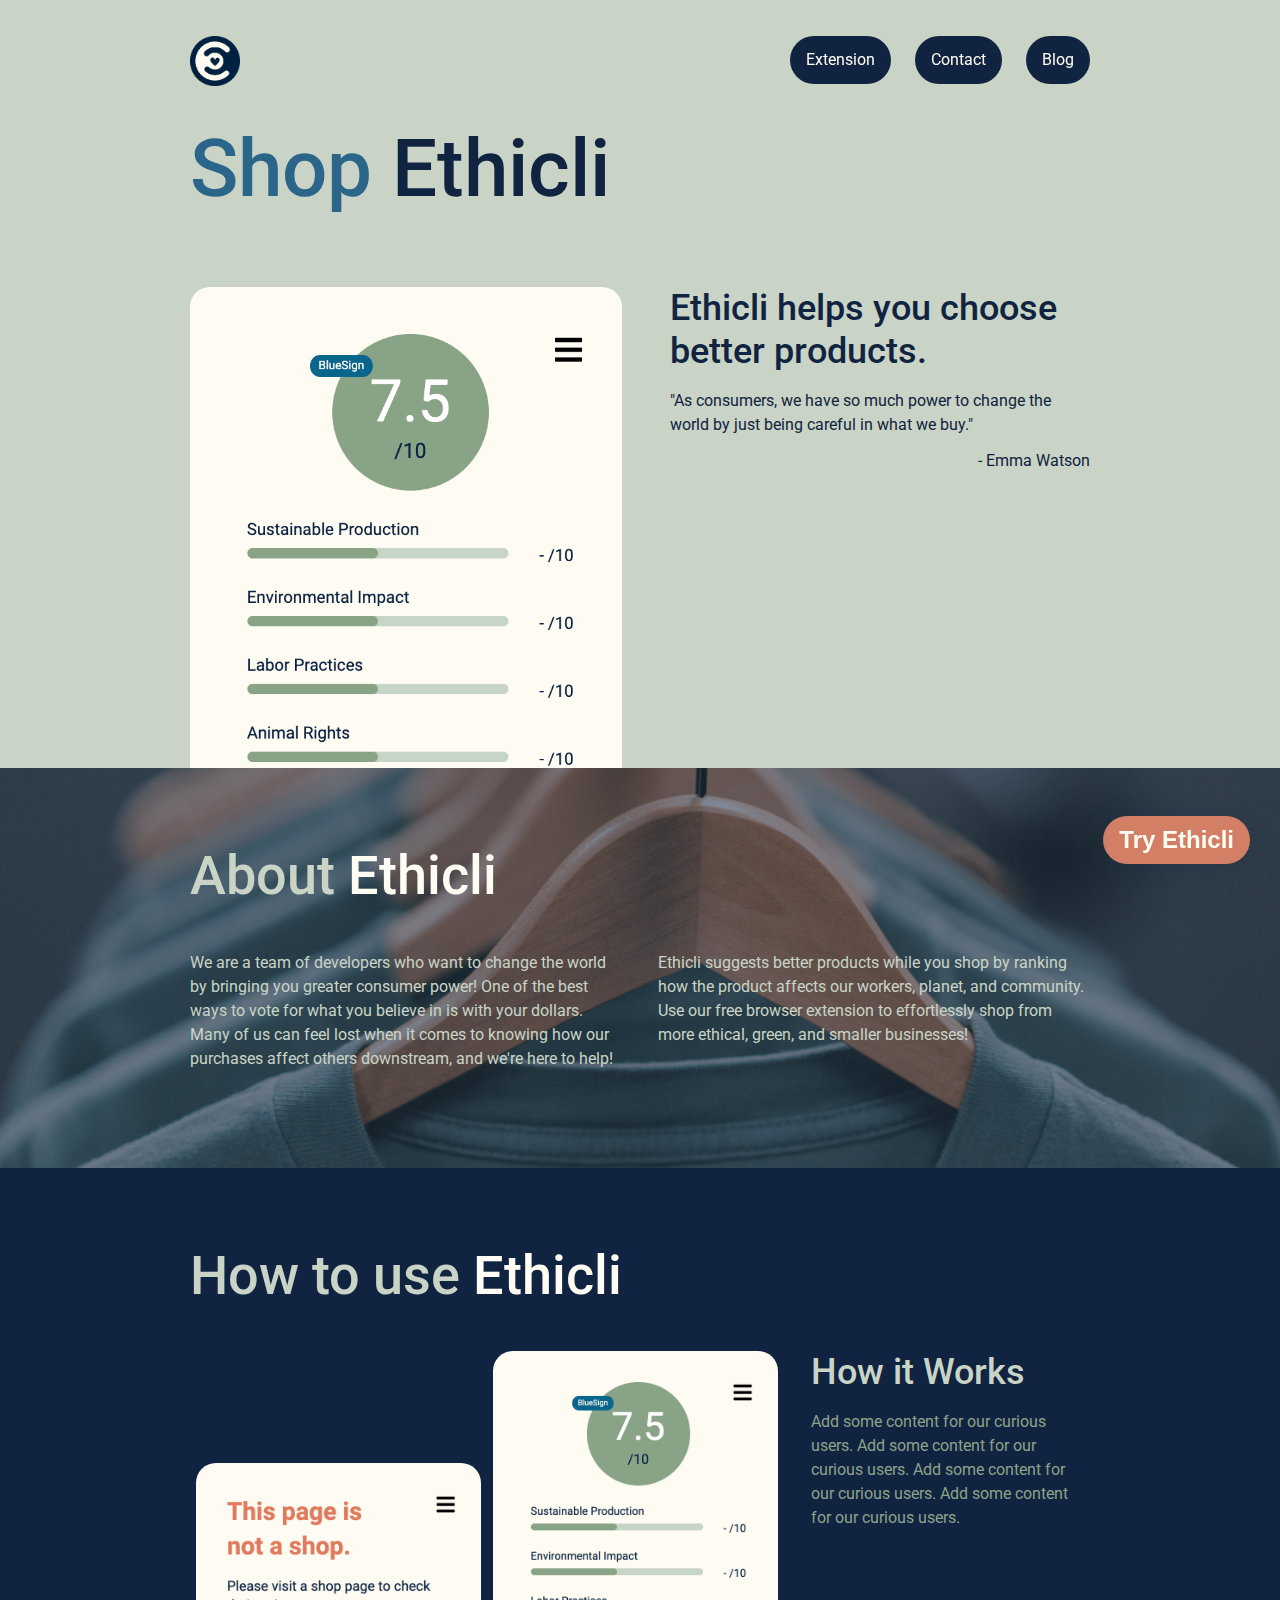
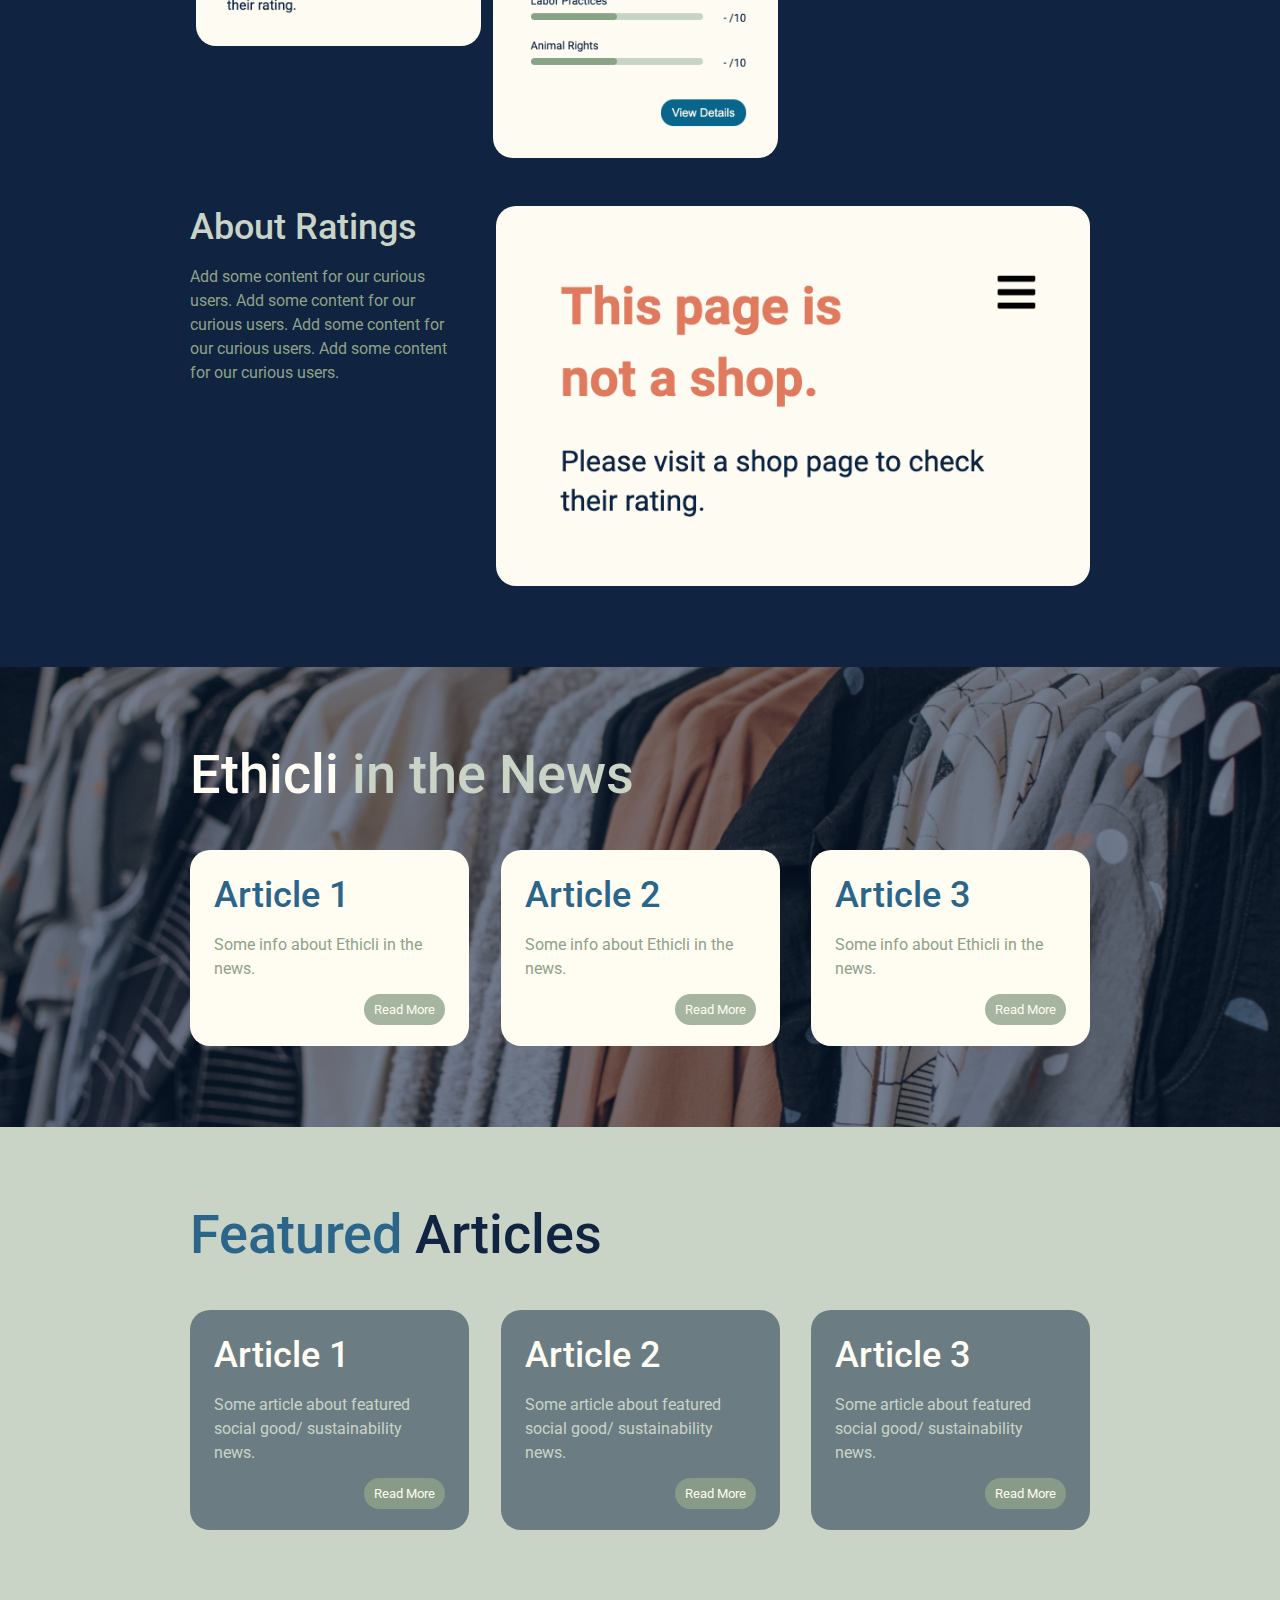
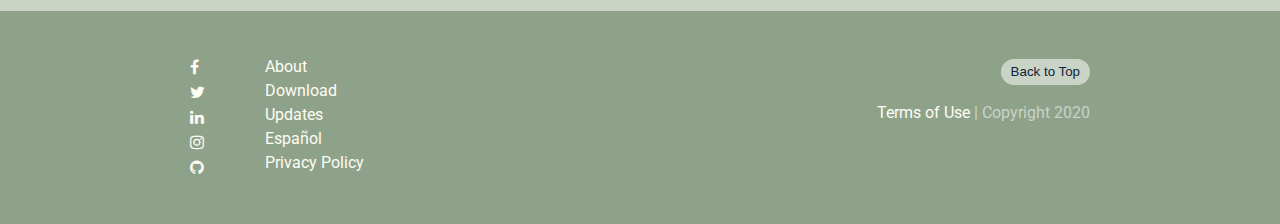
<file: images/ethicli/website-main/mainsite/index.html>
<!DOCTYPE html>
<html lang="en">

<head>
    <meta charset="UTF-8">
    <meta name="viewport" content="width=device-width, initial-scale=1">
    <title>Ethicli</title>
    <!-- [if lt IE 9]>
    <script src="stylesheets/html5shiv.js"></script>
    <![endif]-->
    <link href="stylescripts/reset.css" rel="stylesheet">
    <link href="stylescripts/style.css" rel="stylesheet">
    <link href="https://fonts.googleapis.com/css2?family=Roboto:wght@400;500;700&display=swap" rel="stylesheet">
    <link href="https://cdnjs.cloudflare.com/ajax/libs/font-awesome/4.7.0/css/font-awesome.min.css" rel="stylesheet">
    <script src="https://ajax.googleapis.com/ajax/libs/jquery/3.5.1/jquery.min.js"></script>
</head>

<body>
    <button id="tryEthicli"><a href="#">Try Ethicli</a></button>
    <nav>
        <div class="container">
            <a href="#" id="logo"><img src="images/ethicli-logo.png" alt="Extension image in Header"></a>
            <div id="navlinks">
                <img src="images/menu.svg" alt="triplebar" height="50" width="50" id="triplebar">
                <a href="https://chrome.google.com/webstore/category/extensions" target="_blank">Extension</a>
                <a href="mailto:&#104;&#101;&#108;&#108;&#111;&#064;&#101;&#116;&#104;&#105;&#099;&#108;&#105;&#046;&#099;&#111;&#109;?subject=Ethicli Inquiry" target="_blank">Contact</a>
                <a href="https://profiles.wordpress.org/ethicli" target="_blank">Blog</a>
            </div>
        </div>
    </nav>

    <header id="top">
        <div class="container">
            <h1><span class="colorBlue">Shop</span> <span class="colorDark">Ethicli</span></h1>
            <div id="headerInfo">
                <h3>Ethicli helps you choose better products.</h3>
                <p>"As consumers, we have so much power to change the world by just being careful in what we buy."<span id="quote">- Emma Watson</span></p>
            </div>
            <img src="images/extension-bluesign.png" alt="Extension image in Header" id="headerExtension">
        </div>
    </header>

    <div id="intro">
        <div class="container">
            <h2><span class="colorLGreen">About</span> <span class="colorCream">Ethicli</span></h2>
            <section class="half">
                <article>
                    <p>We are a team of developers who want to change the world by bringing you greater consumer power! One of the best ways to vote for what you believe in is with your dollars. Many of us can feel lost when it comes to knowing how our purchases
                        affect others downstream, and we're here to help!</p>
                </article>
                <article>
                    <p>Ethicli suggests better products while you shop by ranking how the product affects our workers, planet, and community. Use our free browser extension to effortlessly shop from more ethical, green, and smaller businesses!</p>
                </article>
            </section>
        </div>
    </div>

    <div id="howToUse">
        <div class="container">
            <h2><span class="colorLGreen">How to use</span> <span class="colorCream">Ethicli</span></h2>
            <div class="threes">
                <article class="gallery">
                    <img src="images/extension-notshop.png" alt="Full Extension">
                    <img src="images/extension-bluesign.png" alt="Full Extension">
                </article>
                <article class="imageDesc">
                    <h3>How it Works</h3>
                    <p>Add some content for our curious users. Add some content for our curious users. Add some content for our curious users. Add some content for our curious users.</p>
                </article>
            </div>
            <div class="threes">
                <article class="imageDesc">
                    <h3>About Ratings</h3>
                    <p>Add some content for our curious users. Add some content for our curious users. Add some content for our curious users. Add some content for our curious users.</p>
                </article>
                <article class="gallery">
                    <img src="images/extension-notshop.png" alt="Full Extension">
                </article>
            </div>
        </div>
    </div>

    <div id="news">
        <div class="container">
            <h2><span class="colorCream">Ethicli</span> <span class="colorLGreen">in the News</span></h2>
            <section>
                <article>
                    <h3>Article 1</h3>
                    <p>Some info about Ethicli in the news.</p>
                    <p class="readmore"><a href="#">Read More</a></p>
                </article>
                <article>
                    <h3>Article 2</h3>
                    <p>Some info about Ethicli in the news.</p>
                    <p class="readmore"><a href="#">Read More</a></p>
                </article>
                <article>
                    <h3>Article 3</h3>
                    <p>Some info about Ethicli in the news.</p>
                    <p class="readmore"><a href="#">Read More</a></p>
                </article>
            </section>
        </div>
    </div>

    <div id="featured">
        <div class="container">
            <h2><span class="colorBlue">Featured</span> <span class="colorDark">Articles</span></h2>
            <section>
                <article>
                    <h3>Article 1</h3>
                    <p>Some article about featured social good/ sustainability news.</p>
                    <p class="readmore"><a href="#">Read More</a></p>
                </article>
                <article>
                    <h3>Article 2</h3>
                    <p>Some article about featured social good/ sustainability news.</p>
                    <p class="readmore"><a href="#">Read More</a></p>
                </article>
                <article>
                    <h3>Article 3</h3>
                    <p>Some article about featured social good/ sustainability news.</p>
                    <p class="readmore"><a href="#">Read More</a></p>
                </article>
            </section>
        </div>
    </div>

    <footer>
        <div class="container">
            <ul class="socials">
                <li><a href="https://www.facebook.com/Ethicli-103112784758042/?view_public_for=103112784758042" target="_blank" class="social-icon"><i class="fa fa-facebook"></i></a></li>
                <li><a href="https://twitter.com/Shop_Ethicli" target="_blank" class="social-icon"><i class="fa fa-twitter"></i></a></li>
                <li><a href="https://www.linkedin.com/company/53190571/" target="_blank" class="social-icon"><i class="fa fa-linkedin"></i></a></li>
                <li><a href="https://www.instagram.com/shop.ethicli/" target="_blank" class="social-icon"><i class="fa fa-instagram"></i></a></li>
                <li><a href="" class="social-icon"><i class="fa fa-github"></i></a></li>
            </ul>
            <aside>
                <a href="http://www.ethicli.com/about" target="_blank">About</a>
                <a href="http://www.ethicli.com/download" target="_blank">Download</a>
                <a href="http://www.ethicli.com/updates" target="_blank">Updates</a>
                <a href="http://ethicli.com/es" target="_blank">Español</a>
                <a href="http://ethicli.com/privacy" target="_blank">Privacy Policy</a>
            </aside>
            <div>
                <button id="backToTop"><a href="#top">Back to Top</a></button>
                <p><a href="http://ethicli.com/terms" target="_blank">Terms of Use</a> | Copyright 2020</p>
            </div>
        </div>
    </footer>
    <script src="stylescripts/script.js" rel="text/javascript"></script>
</body>

</html>
</file>
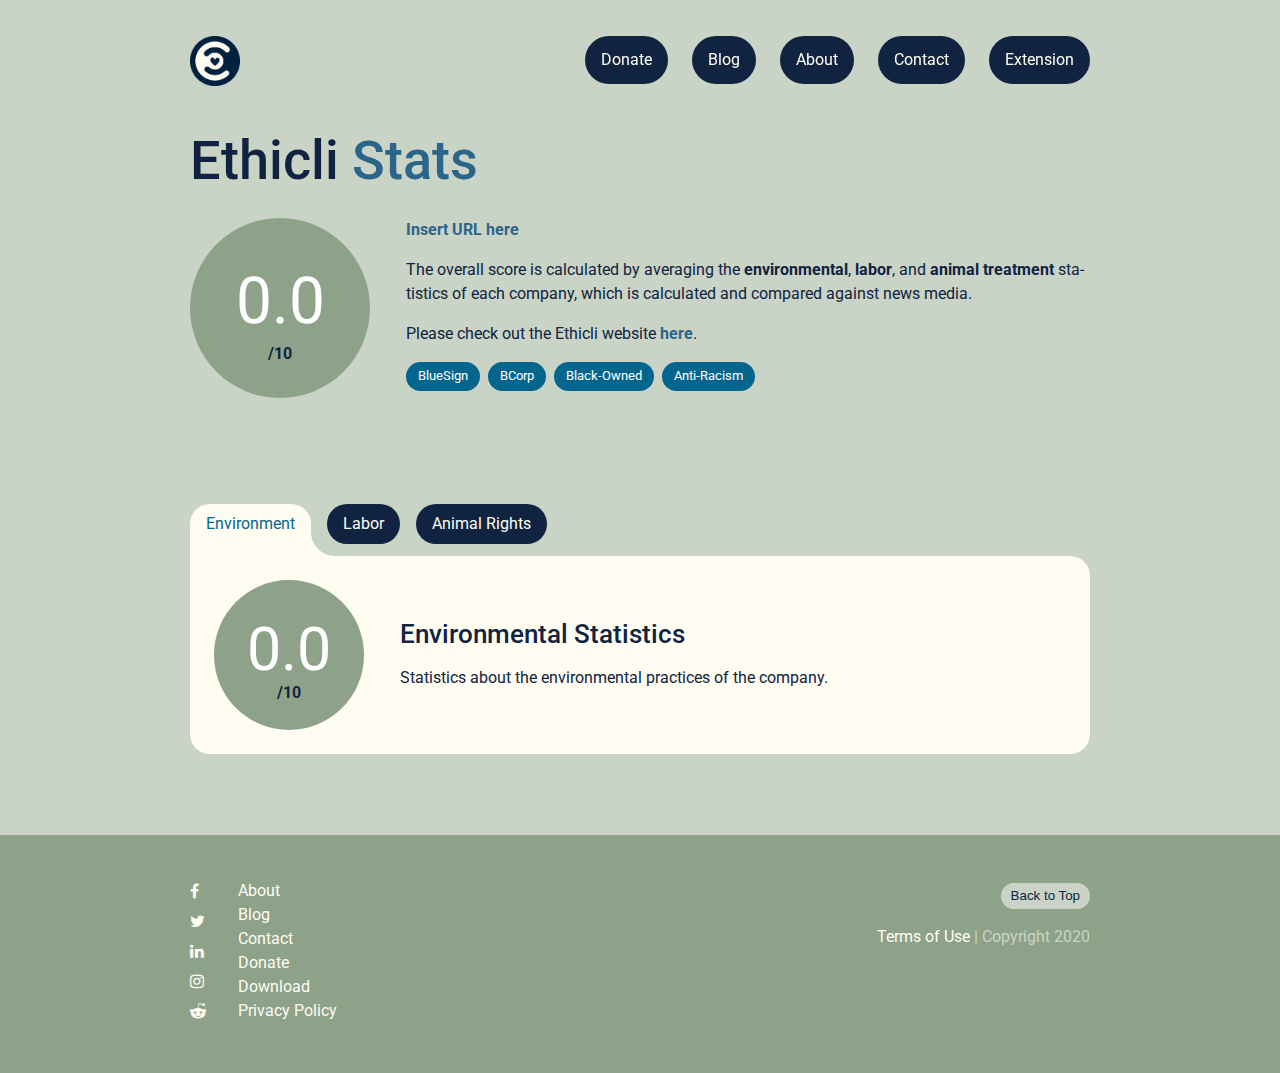
<file: images/ethicli/website-infopage/infotab/Tabs.html>
<!DOCTYPE html>
<html lang="en">

<head>
    <meta charset="UTF-8">
    <meta name="viewport" content="width=device-width, initial-scale=1">
    <meta property="og:title" content="Ethicli">
    <meta property="og:site_name" content="Ethicli">
    <meta property="og:type" content="website">
    <meta property="og:url" content="http://www.ethicli.com/">
    <meta property="og:image" content="images/website-screenshot.png">
    <meta property="og:description" 
        content="Ethicli suggests better products while you shop by scoring how the product affects our workers, 
        planet, and community. Use our free browser extension to effortlessly shop from more ethical, 
        green, and smaller businesses!">
    <title>Ethicli</title>
    <!-- [if lt IE 9]>
    <script src="stylesheets/html5shiv.js"></script>
    <![endif]-->
    <link rel="icon" href="images/ethicli-logo.png">
    <link href="stylescripts/reset.css" rel="stylesheet">
    <link href="stylescripts/info-style.css" rel="stylesheet">
    <link href="https://fonts.googleapis.com/css2?family=Roboto:wght@400;500;700&display=swap" rel="stylesheet">
    <link href="https://cdnjs.cloudflare.com/ajax/libs/font-awesome/4.7.0/css/font-awesome.min.css" rel="stylesheet">
    <script src="https://ajax.googleapis.com/ajax/libs/jquery/3.5.1/jquery.min.js"></script>
</head>

<body>
    <nav>
        <div class="container">
            <a href="https://www.ethicli.com" target="_blank" id="logo"><img src="images/ethicli-logo.png" alt="Extension image in Header"></a>
            <div id="navlinks">
                <img src="images/menu.svg" alt="triplebar" height="50" width="50" id="triplebar">
                <a href="#" target="_blank">Donate</a>
                <a href="#" target="_blank">Blog</a>
                <a href="#" target="_blank">About</a>
                <a href="mailto:&#104;&#101;&#108;&#108;&#111;&#064;&#101;&#116;&#104;&#105;&#099;&#108;&#105;&#046;&#099;&#111;&#109;?subject=Ethicli Inquiry" target="_blank">Contact</a>
                <a href="https://chrome.google.com/webstore/detail/ethicli/pkbciefpddgopoopoffffnnfobiofagl" target="_blank">Extension</a>
            </div>
        </div>
    </nav>

    <header id="top">
        <div class="container">
            <h1><span class="colorDark">Ethicli</span> <span class="colorBlue">Stats</span></h1>
            <section>
                <article>
                    <div id="mainRating">
                        <h6 id="overallRating">0.0</h6>
                        <p>/10</p>
                    </div>
                    <div>
                        <p class="emphasis"><a>Insert URL here</a></p>
                        <p>The overall score is calculated by averaging the <span class="emphasis">environmental</span>, 
                            <span class="emphasis">labor</span>, and <span class="emphasis">animal treatment</span> statistics of each company, 
                            which is calculated and compared against news media.</p>
                        <p>Please check out the Ethicli website <a href="http://www.ethicli.com">here</a>.</p>
                        <div id="badges">
                            <h6 id="bluesign" class="tooltip">
                                <a href="https://www.bluesign.com" target="_blank">BlueSign</a>
                                <span class="tooltiptext">BlueSign Certified</span>
                            </h6>
                            <h6 id="bcorp" class="tooltip">
                                <a href="https://bcorporation.net/" target="_blank">BCorp</a>
                                <span class="tooltiptext">BCorp Certified</span></h6>
                            <h6 id="blackowned" class="tooltip">
                                <a href="https://data.world/ethicli/black-owned-businesses" target="_blank">Black-Owned</a>
                                <span class="tooltiptext">Black-Owned Business</span>
                            </h6>
                            <h6 id="blmsupport" class="tooltip">
                                <a href="https://data.world/ethicli/financial-contributions-companies-supporting-blm" target="_blank">Anti-Racism</a>
                                <span class="tooltiptext">Donates to Anti-Racism Organizations</span>
                            </h6>
                        </div>
                    </div>
                </article>
            </section>
        </div>
    </header>

    <div id="expandedStats">
        <div class="container">
            <section>
                <ul>
                    <li id="environmentalStat" class="tabClicked"><a>Environment</a></li>
                    <li id="laborStat"><a>Labor</a></li>
                    <li id="animalStat"><a>Animal Rights</a></li>
                </ul>

                <article id="environmentalSec">
                    <div class="statsTop">
                        <div class="substatCircle">
                            <h6 id="environmentRating">0.0</h6>
                            <p>/10</p>
                        </div>
                        <div>
                            <h3>Environmental Statistics</h3>
                            <p id="environmentDesc">Statistics about the environmental practices of the company.</p>
                        </div>
                    </div>
                    <div class="statsBottom" style="display:none;">
                        <h3>Articles</h3>
                        <div class="articleList">
                            <div class="articleSource">
                                <h4>Article Title</h4>
                                <p>Article Contents</p>
                            </div>
                            <div class="articleRatings">
                                <h4>Media Rating</h4>
                                <p><span>News Source</span> ⭑⭑⭑⭒⭒</p>
                            </div>
                        </div>
                    </div>
                </article>

                <article id="laborSec" style="display:none">
                    <div class="statsTop">
                        <div class="substatCircle">
                            <h6 id="laborRating">0.0</h6>
                            <p>/10</p>
                        </div>
                        <div>
                            <h3>Labor Statistics</h3>
                            <p id="laborDesc">Statistics about the labor practices of the company.</p>
                        </div>
                    </div>
                </article>

                <article id="animalSec" style="display:none">
                    <div class="statsTop">
                        <div class="substatCircle">
                            <h6 id="animalRating">0.0</h6>
                            <p>/10</p>
                        </div>
                        <div>
                            <h3>Animal Statistics</h3>
                            <p id="animalDesc">Statistics about the animal testing practices of the company.</p>
                        </div>
                    </div>
                </article>
            </section>
        </div>
    </div>

    <footer>
        <div class="container">
            <ul class="socials">
                <li><a href="#" target="_blank" class="social-icon"><i class="fa fa-facebook"></i></a></li>
                <li><a href="https://twitter.com/Shop_Ethicli" target="_blank" class="social-icon"><i class="fa fa-twitter"></i></a></li>
                <li><a href="https://www.linkedin.com/company/53190571/" target="_blank" class="social-icon"><i class="fa fa-linkedin"></i></a></li>
                <li><a href="https://www.instagram.com/shop.ethicli/" target="_blank" class="social-icon"><i class="fa fa-instagram"></i></a></li>
                <li><a href="https://www.reddit.com/r/Ethicli/" target="_blank" class="social-icon"><i class="fa fa-reddit-alien"></i></a></li>
            </ul>
            <aside>
                <a href="#" target="_blank">About</a>
                <a href="#" target="_blank">Blog</a>
                <a href="mailto:&#104;&#101;&#108;&#108;&#111;&#064;&#101;&#116;&#104;&#105;&#099;&#108;&#105;&#046;&#099;&#111;&#109;?subject=Ethicli Inquiry" target="_blank">Contact</a>
                <a href="#" target="_blank">Donate</a>
                <a href="https://chrome.google.com/webstore/detail/ethicli/pkbciefpddgopoopoffffnnfobiofagl" target="_blank">Download</a>
                <a href="#" target="_blank">Privacy Policy</a>
            </aside>
            <div>
                <button id="backToTop"><a href="#top">Back to Top</a></button>
                <p><a>Terms of Use</a><span id="termsBar"> |</span> <br class="break">Copyright 2020</p>
            </div>
        </div>
    </footer>

    <div style="display:none;">
        <p id="SEOKeywords">browser, chrome, consumer responsibility, corporate accountability, design, design thinking, environmental, 
            ethical consumerism, ethically, ethical Fashion, extension, online, onlineshopping, shop, shopping, startup, sustainability, 
            sustainable production, labor practice, practices</p>
    </div>
    <script src="stylescripts/info-script.js" rel="text/javascript"></script>
</body>

</html>
</file>
<file: images/ethicli/website-main/mainsite/stylescripts/style.css>
body {
    font-family: 'Roboto', sans-serif;
    color: #102340;
}

header, nav, #intro, #howToUse, #news, #featured, footer {
    position: relative;
}

.container {
    position: relative;
    margin: auto;
    max-width: 960px;
    padding: 81px 30px;
}

.half, .threes {
    display: flex;
    justify-content: space-between;
}

.half article {
    width: 48%;
}

.threes:first-of-type {
    margin-bottom: 48px;
}

.gallery {
    width: 66%;
    display: flex;
    justify-content: space-between;
}

.gallery:first-child img {
    width: 48%;
}

.gallery img {
    width: 100%;
    margin: auto;
    border-radius: 20px;
}

.imageDesc {
    width: 31%;
}


/*** Ethicli Button *****************************************************/

#tryEthicli {
    position: fixed;
    bottom: 36px;
    right: 30px;
    padding: 0px 16px;
    border-radius: 100px;
    background-color: #D27F65;
    z-index: 1;
    filter: drop-shadow(0px 1px 10px rgba(16, 35, 64, 0.3));
}

#tryEthicli:hover {
    background-color: #f0a38c;
}

#tryEthicli a {
    line-height: 2em;
    font-size: 1.8em;
    font-weight: 700;
    color: #FFFCF2;
}


/*** Nav **************************************************************/

nav {
    position: fixed;
    width: 100vw;
    z-index: 1;
}

nav .container {
    position: relative;
    display: flex;
    justify-content: flex-end;
    padding: 36px 30px;
}

#navlinks {
    display: flex;
    align-items: flex-end;
}

nav a {
    display: block;
    border-radius: 100px;
    margin-left: 24px;
    padding: 16px;
    background: #102340;
    color: #FFFCF2;
}

nav a:hover {
    background: #2B6589;
}

#triplebar {
    display: none;
}


/*** Body Content **************************************************************/

header {
    background: #C9D4C6;
    min-height: 768px;
}

#headerInfo {
    position: absolute;
    padding: 30px;
    right: 0;
    width: 50%;
}

#intro {
    background-image: url("../images/background-intro.png");
    background-position: center;
    background-size: cover;
}

#howToUse {
    background: #102340;
}

#news {
    background-image: url("../images/background-news.png");
    background-position: center;
    background-size: cover;
}

#featured {
    background: #C9D4C6;
}


/*** News and Featured Sections *****************************************************/

footer {
    background: #8EA289;
}

footer .container {
    padding: 48px 30px 40px 30px;
    display: flex;
}

footer aside {
    display: flex;
    flex-direction: column;
}

.socials li, footer a {
    margin: 0 30px 8px 0;
}

footer .container div:last-of-type {
    display: flex;
    flex-direction: column;
    align-items: flex-end;
    position: absolute;
    margin: auto;
    right: 30px;
}

footer .container div:last-of-type a {
    margin: 0;
}

footer p {
    margin-top: 16px;
}

#backToTop {
    background: #C9D4C6;
    border-radius: 20px;
    margin-left: auto;
}

#backToTop a {
    margin: 4px;
    line-height: 24px;
    color: #102340;
}


/*** News and Featured Sections *****************************************************/

#news section, #featured section {
    display: flex;
    justify-content: space-between;
}

#news article, #featured article {
    background: #FFFCF2;
    padding: 24px;
    border-radius: 20px;
    width: 31%;
}

#featured article {
    background: rgba(16, 35, 64, 0.5);
}

.readmore {
    text-align: right;
    margin-bottom: 0;
}

.readmore a {
    border-radius: 100px;
    padding: 8px 10px;
    background: rgba(142, 162, 137, 0.8);
    color: #FFFCF2;
    font-size: 0.8em;
}


/*** Typography and Buttons *******************************************/

h1 {
    font-size: 5em;
    font-weight: 500;
    margin: 48px 0;
}

h2 {
    font-size: 3.375em;
    font-weight: 500;
    margin-bottom: 48px;
}

h3 {
    font-size: 2.25em;
    line-height: 1.2em;
    font-weight: 500;
    margin-bottom: 16px;
}

p {
    line-height: 1.5em;
    margin-bottom: 16px;
}

a {
    text-decoration: none;
}

#quote {
    position: absolute;
    right: 30px;
    margin-top: 36px;
}

button {
    border: none;
    outline: none;
    cursor: pointer;
}

.colorBlue, #news h3 {
    color: #2B6589;
}

.colorDark, header p {
    color: #102340;
}

#howToUse p, #news p {
    color: #8EA289;
}

.colorLGreen, #intro p, #howToUse h3, #featured p, footer p, footer a:hover {
    color: #C9D4C6;
}

.colorCream, #featured h3, footer a {
    color: #FEFCF3;
}


/*** Images *****************************************************/

#logo {
    position: absolute;
    left: 30px;
    background: none;
    margin: 0;
    padding: 0;
}

#logo img {
    width: 50px;
    margin: 0;
    background: none;
}

#logo img:hover {
    opacity: 0.8;
}

#headerExtension {
    position: absolute;
    width: 45%;
    border-radius: 20px;
    margin-top: 30px;
}


/*** Queries *****************************************************/

@media screen and (max-width: 768px) {
    #triplebar {
        display: block;
    }
    #navlinks {
        display: flex;
        flex-direction: column;
    }
    #navlinks a {
        display: none;
        margin-top: 16px;
    }
    #navlinks:hover a {
        display: block;
    }
    .half, .threes, #news section, #featured section {
        flex-direction: column;
    }
    #headerInfo, .half article, .threes article, #news article, #featured article {
        width: 100%;
    }
    #news article, #featured article {
        margin-bottom: 24px;
    }
    #news article:last-child, #featured article:last-child {
        margin-bottom: 0;
    }
    #headerExtension, #headerInfo {
        position: relative;
        padding: 0;
    }
    #headerExtension {
        display: block;
        margin: 81px auto 0 auto;
        width: 300px;
    }
}

@media screen and (max-width: 480px) {}
</file>
<file: images/ethicli/website-infopage/infotab/stylescripts/info-style.css>
html {
    scroll-behavior: smooth;
    -webkit-hyphens: auto;
    -ms-hyphens: auto;
    hyphens: auto;
}

body {
    font-family: 'Roboto', sans-serif;
    color: #102340;
}

header, nav, #expandedStats, footer {
    position: relative;
}

.container {
    position: relative;
    margin: auto;
    max-width: 960px;
    padding: 81px 30px;
}

/*** Nav **************************************************************/

nav {
    position: fixed;
    width: 100vw;
    z-index: 1;
}

nav .container {
    position: relative;
    display: flex;
    justify-content: flex-end;
    padding: 36px 30px;
}

#navlinks {
    display: flex;
    align-items: flex-end;
}

nav a {
    display: block;
    border-radius: 100px;
    margin-left: 24px;
    padding: 16px;
    background: #102340;
    color: #FFFCF2;
}

nav a:hover {
    background: #2B6589;
}

#triplebar {
    display: none;
}


/*** Header Content **************************************************************/

header {
    background: #C9D4C6;
}

header .container{
    padding-bottom:0;
}

header article, #expandedStats .statsTop{
    display: flex;
    align-items: center;
}

header .container article div{
    flex:1;
}

#mainRating, .substatCircle {
    display: flex;
    flex-direction: column;
    justify-content: center;
    align-items: center;
    margin: 0 0 auto 0;
    max-width: 180px;
    height: 180px;
    margin-right: 36px;
    border-radius: 200px;
    background: #8EA289;
}

/*** Badge Group *****************************************************/

#badges {
    display: flex;
    text-align: center;
    flex-wrap: wrap;
    margin: 16px 0;
    overflow: visible;
}

#badges .tooltip a, #badges .tooltip a:hover{
    color: #fff;
    font-weight: 400;
}

#bcorp a, #bluesign a, #blackowned a, #blmsupport a{
    display: block;
    font-size: 0.8em;
    padding: 8px 12px;
    margin: 0 8px 16px 0;
    border-radius: 50px;
    background: #05668D;
}

.tooltip .tooltiptext {
    visibility: hidden;
    background: #0A2342;
    color: #c6d4c5;
    padding: 8px;
    border-radius:8px;
    text-align: center;
    position: absolute;
    font-size: 0.8em;
    z-index: 1;
}

.tooltip:hover .tooltiptext {
    visibility: visible;
    margin: -8px 0 0 -40px;
}

/*** Expanded Stats Sections **************************************************************/

#expandedStats {
    background: #C9D4C6;
}

.substatCircle {
    min-width: 150px;
    height: 150px;
    margin-left:0;
}

#expandedStats .statsBottom{
    margin-top: 36px;
}

#expandedStats section {
    display: flex;
    flex-direction: column;
    justify-content: space-between;
}

#expandedStats ul, .articleList{
    display: flex;
}

#expandedStats ul li{
    margin-right: 16px;
    padding: 12px 16px; 
    border-radius:100px; 
    margin-bottom:12px;
    background: #102340;
    cursor: pointer;
}

#expandedStats article {
    position: relative;
    padding: 24px;
    border-radius: 20px;
    width: 100%;
    background: #FFFCF2;
}

#environmentalStat, #laborStat, #animalStat{
    background: #102340;
    color: #FFFCF2;
    margin-bottom: 12px;
    padding-bottom: 0px;
    position: relative;
    z-index: 2;
}

#environmentalStat.tabClicked, #laborStat.tabClicked, #animalStat.tabClicked{
    margin-bottom: 0px;
    padding-bottom: 12px;
    border-radius:  20px 20px 0 0;
    z-index: 1;
}

#environmentalStat:hover, #laborStat:hover, #animalStat:hover,
#environmentalStat.tabClicked, #laborStat.tabClicked, #animalStat.tabClicked,
#environmentalStat.tabClicked:hover, #laborStat.tabClicked:hover, #animalStat.tabClicked:hover{
    background:#FFFCF2;
    color:#05668D;
}

.articleSource{
    padding: 30px;
    border-radius: 20px;
    background: #C9D4C6;
    min-width: 50%;
}

.articleRatings{
    padding: 30px 0 30px 30px;
}

.articleList{
    margin-bottom:30px;
}

.articleList:last-child{
    margin-bottom:0;
}

/*** Tabs *****************************************************/

#environmentalStat.tabClicked:before, #laborStat.tabClicked:before, #animalStat.tabClicked:before{
    content:"";
    display:block;
    width: 24px;
    height: 24px;
    background-color:#FEFCF2;
    position: absolute; 
    bottom:0;
    right:-24px;
}

#environmentalStat.tabClicked a:before, #laborStat.tabClicked a:before, #animalStat.tabClicked a:before{
    content:"";
    display:block;
    width: 48px;
    height: 48px;
    border-radius: 100px;
    background-color: #c6d4c5;
    position: absolute; 
    bottom:0px;
    right:-48px;
}

#animalStat.tabClicked:after, #laborStat.tabClicked:after{
    content:"";
    display:block;
    width: 48px;
    height: 48px;
    border-radius: 100px;
    background-color: #c6d4c5;
    position: absolute; 
    bottom:0px;
    left:-48px;
}

#animalStat.tabClicked a:after, #laborStat.tabClicked a:after{
    content:"";
    display:block;
    width: 24px;
    height: 24px;
    background-color:#FEFCF2;
    position: absolute; 
    bottom:0;
    left:-24px;
}

#animalStat.tabClicked a:before{
    width: 16px;
    height: 16px;
    right:-16px;
}

#animalStat.tabClicked:before{
    width: 8px;
    height: 8px;
    right:-8px;
}


/*** Footer *****************************************************/

footer {
    background: #8EA289;
}

footer .container {
    padding: 48px 30px 40px 30px;
    display: flex;
}

footer aside {
    display: flex;
    flex-direction: column;
}

.socials li{
    margin: 0 16px 13px 0;
}

footer a {
    margin: 0 16px 8px 0;
}

footer .container div:last-of-type {
    display: flex;
    flex-direction: column;
    align-items: flex-end;
    position: absolute;
    margin: auto;
    right: 30px;
    text-align: right;
}

footer .container div:last-of-type a {
    margin: 0;
}

footer p {
    margin-top: 16px;
}

#backToTop {
    background: #C9D4C6;
    border-radius: 20px;
    margin-left: auto;
}

#backToTop a {
    margin: 4px;
    line-height: 24px;
    color: #102340;
}

/*** Typography and Buttons *******************************************/

h1 {
    margin: 48px 0 0 0;
    margin-bottom: 24px;
    font-size: 3.375em;
    font-weight: 500;
    line-height: 1.2em;
}

h3 {
    font-size: 2.25em;
    line-height: 1.2em;
    font-weight: 500;
    margin-bottom: 16px;
}

article h3{
    font-size: 1.6em;
}

h4{
    font-size: 1.2em; 
    font-weight: 700;
    padding-bottom: 16px;
}

#mainRating h6{
    margin: 20px 0 8px 0;
    font-size: 4em;
    color: #fff;
}

.substatCircle h6{
    margin: 16px 0 0 0;
    font-size: 3.8em;
    color: #fff;
}

p {
    line-height: 1.5em;
    margin-bottom: 16px;
}

article p:last-of-type{
    margin-bottom: 0;
}

a {
    text-decoration: none;
    cursor: pointer;
}

.emphasis, #mainRating p, #top a, .substatCircle p{
    font-weight: 700;
}

#backToTop:hover{
    opacity: 0.8;
}

.break{
    display: none;
}

.break2{
    display: block;
}

#quote {
    position: absolute;
    right: 30px;
    margin-top: 36px;
}

button {
    border: none;
    outline: none;
    cursor: pointer;
}

.colorBlue, #top a {
    color: #2B6589;
}

.colorDark, #expandedStats h3, header p {
    color: #102340;
}

.colorLGreen, footer p, footer a:hover {
    color: #C9D4C6;
}

.colorCream, #expandedStats ul li, footer a {
    color: #FEFCF3;
}

#top a:hover{
    color: #d27f64;
}

::selection{
    background: #2B6589;
    color: #FEFCF3;
}

/*** Images *****************************************************/

#logo {
    position: absolute;
    left: 30px;
    background: none;
    margin: 0;
    padding: 0;
}

#logo img {
    width: 50px;
    margin: 0;
    background: none;
}

#logo img:hover {
    opacity: 0.8;
}

/*** Queries *****************************************************/

@media screen and (max-width: 768px) {
    #expandedStats .statsTop{
        flex-direction: column;
    }
    .substatCircle {
        margin: 0 auto 36px 0;
    }
    #expandedStats .statsTop div:last-child{
        width: 100%;
    }
    #triplebar {
        display: block;
    }
    #navlinks {
        display: flex;
        flex-direction: column;
    }
    #navlinks a {
        display: none;
        margin-top: 16px;
    }
    #navlinks.navClicked a {
        display: block;
    }
    .gallery {
        margin: 24px 0;
    }
}

@media screen and (max-width: 450px) {
    footer{
        padding-bottom: 54px;
    }
    #termsBar{
        display: none;
    }
    .break{
        display: inline;
    }
}
</file>
